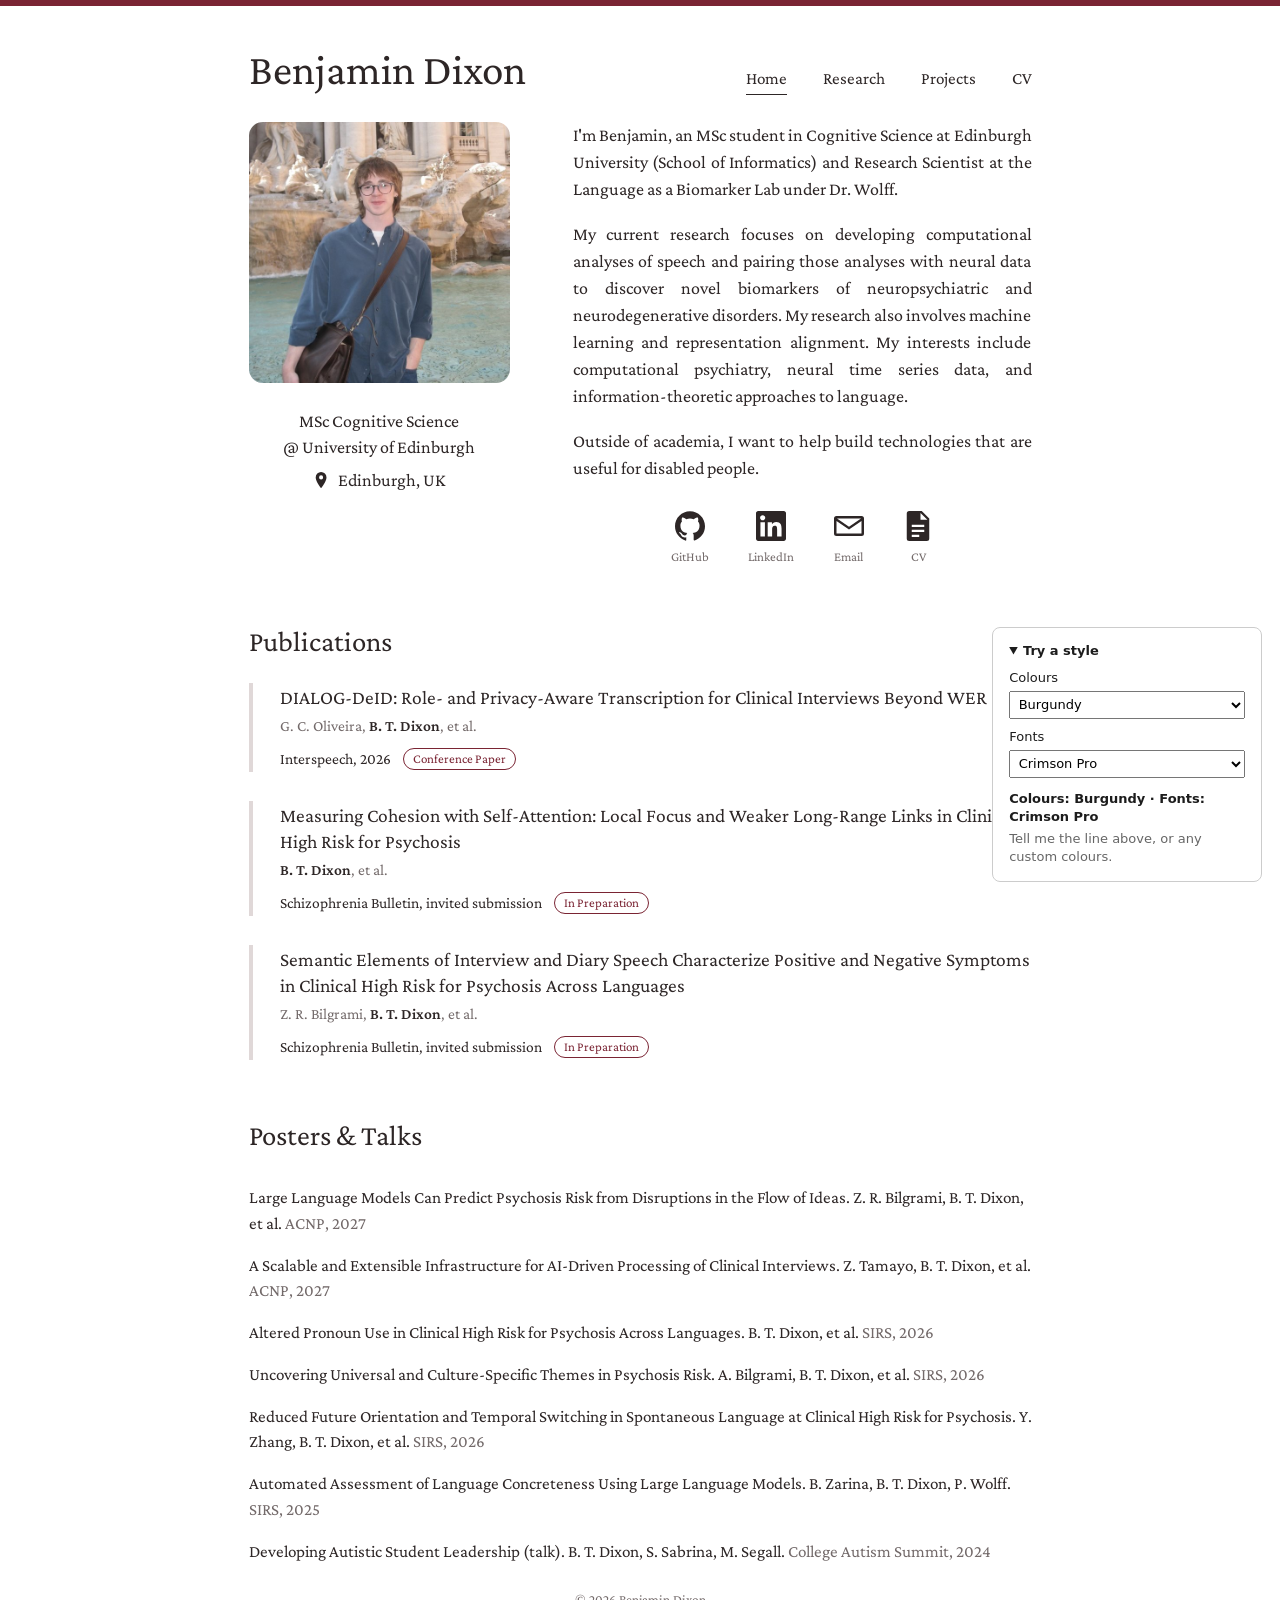
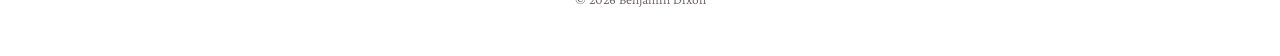
<file: index.html>
<!DOCTYPE html>
<html lang="en">
<head>
  <meta charset="utf-8">
  <meta name="viewport" content="width=device-width, initial-scale=1">
  <title>Benjamin Dixon</title>
  <meta name="description" content="Benjamin Dixon: MSc Cognitive Science, University of Edinburgh. Computational analyses of speech and neural data as biomarkers of neuropsychiatric disorders.">
  <link rel="preconnect" href="https://fonts.googleapis.com">
  <link rel="preconnect" href="https://fonts.gstatic.com" crossorigin>
  <link id="font-link" rel="stylesheet" href="https://fonts.googleapis.com/css2?family=Crimson+Pro:ital,wght@0,300..600;1,400&amp;display=swap">
  <link rel="stylesheet" href="style.css">
</head>
<body>

<!-- Icons, used below with <use href="#i-..."> -->
<svg width="0" height="0" style="position:absolute" aria-hidden="true">
  <symbol id="i-github" viewBox="0 0 24 24"><path fill="currentColor" d="M12 .297c-6.63 0-12 5.373-12 12 0 5.303 3.438 9.8 8.205 11.385.6.113.82-.258.82-.577 0-.285-.01-1.04-.015-2.04-3.338.724-4.042-1.61-4.042-1.61C4.422 18.070 3.633 17.700 3.633 17.700c-1.087-.744.084-.729.084-.729 1.205.084 1.838 1.236 1.838 1.236 1.070 1.835 2.809 1.305 3.495.998.108-.776.417-1.305.76-1.605-2.665-.3-5.466-1.332-5.466-5.930 0-1.310.465-2.380 1.235-3.220-.135-.303-.54-1.523.105-3.176 0 0 1.005-.322 3.300 1.230.96-.267 1.980-.399 3-.405 1.020.006 2.040.138 3 .405 2.280-1.552 3.285-1.230 3.285-1.230.645 1.653.24 2.873.12 3.176.765.84 1.230 1.910 1.230 3.220 0 4.610-2.805 5.625-5.475 5.920.42.36.81 1.096.81 2.220 0 1.606-.015 2.896-.015 3.286 0 .315.21.69.825.57C20.565 22.092 24 17.592 24 12.297c0-6.627-5.373-12-12-12"/></symbol>
  <symbol id="i-linkedin" viewBox="0 0 24 24"><path fill="currentColor" d="M20.447 20.452h-3.554v-5.569c0-1.328-.027-3.037-1.852-3.037-1.853 0-2.136 1.445-2.136 2.939v5.667H9.351V9h3.414v1.561h.046c.477-.9 1.637-1.85 3.37-1.85 3.601 0 4.267 2.37 4.267 5.455v6.286zM5.337 7.433c-1.144 0-2.063-.926-2.063-2.065 0-1.138.92-2.063 2.063-2.063 1.14 0 2.064.925 2.064 2.063 0 1.139-.925 2.065-2.064 2.065zm1.782 13.019H3.555V9h3.564v11.452zM22.225 0H1.771C.792 0 0 .774 0 1.729v20.542C0 23.227.792 24 1.771 24h20.451C23.2 24 24 23.227 24 22.271V1.729C24 .774 23.2 0 22.222 0h.003z"/></symbol>
  <symbol id="i-mail" viewBox="0 0 24 24"><path fill="currentColor" d="M2 4h20a2 2 0 0 1 2 2v12a2 2 0 0 1-2 2H2a2 2 0 0 1-2-2V6a2 2 0 0 1 2-2zm.4 2L12 12.6 21.6 6H2.4zM22 7.9l-10 6.9L2 7.9V18h20V7.9z"/></symbol>
  <symbol id="i-cv" viewBox="0 0 24 24"><path fill="currentColor" d="M5 0h10l6 6v16a2 2 0 0 1-2 2H5a2 2 0 0 1-2-2V2a2 2 0 0 1 2-2zm9 1.5V7h5.5L14 1.5zM7 11v1.8h10V11H7zm0 4v1.8h10V15H7zm0 4v1.8h6V19H7z"/></symbol>
  <symbol id="i-pin" viewBox="0 0 24 24"><path fill="currentColor" d="M12 0a8 8 0 0 0-8 8c0 6 8 16 8 16s8-10 8-16a8 8 0 0 0-8-8zm0 11a3 3 0 1 1 0-6 3 3 0 0 1 0 6z"/></symbol>
  <symbol id="i-code" viewBox="0 0 24 24"><path fill="none" stroke="currentColor" stroke-width="2" stroke-linecap="round" stroke-linejoin="round" d="M8 6l-6 6 6 6M16 6l6 6-6 6"/></symbol>
  <symbol id="i-chev" viewBox="0 0 24 24"><path fill="none" stroke="currentColor" stroke-width="2.5" stroke-linecap="round" stroke-linejoin="round" d="M6 9l6 6 6-6"/></symbol>
</svg>

<div class="topbar"></div>

<header class="wrap masthead">
  <a class="name" href="#home">Benjamin Dixon</a>
  <nav class="tabs" aria-label="Sections">
    <a href="#home">Home</a>
    <a href="#research">Research</a>
    <a href="#projects">Projects</a>
    <a href="cv.pdf" class="external">CV</a>
  </nav>
</header>

<main class="wrap">

<!-- ========== HOME ========== -->
<section id="home" class="panel">
  <div class="intro">
    <aside class="profile">
      <img class="photo" src="photo.jpg" alt="Benjamin Dixon" width="600" height="600">
      <p class="profile-role">MSc Cognitive Science<br>@ University of Edinburgh</p>
      <p class="profile-place"><svg class="ic"><use href="#i-pin"/></svg> Edinburgh, UK</p>
    </aside>

    <div class="bio">
      <p>I'm Benjamin, an MSc student in Cognitive Science at Edinburgh University (School of Informatics) and Research Scientist at the Language as a Biomarker Lab under Dr. Wolff.</p>
      <p>My current research focuses on developing computational analyses of speech and pairing those analyses with neural data to discover novel biomarkers of neuropsychiatric and neurodegenerative disorders. My research also involves machine learning and representation alignment. My interests include computational psychiatry, neural time series data, and information-theoretic approaches to language.</p>
      <p>Outside of academia, I want to help build technologies that are useful for disabled people.</p>

      <ul class="icon-links">
        <li><a href="https://github.com/bentdixon"><svg><use href="#i-github"/></svg><span>GitHub</span></a></li>
        <li><a href="https://www.linkedin.com/in/benjamin-dixon-85454a276/"><svg><use href="#i-linkedin"/></svg><span>LinkedIn</span></a></li>
        <li><a href="mailto:btdixon@emory.edu"><svg><use href="#i-mail"/></svg><span>Email</span></a></li>
        <li><a href="cv.pdf"><svg><use href="#i-cv"/></svg><span>CV</span></a></li>
      </ul>
    </div>
  </div>

  <h2>Publications</h2>

  <article class="entry">
    <h3>DIALOG-DeID: Role- and Privacy-Aware Transcription for Clinical Interviews Beyond WER</h3>
    <p class="authors">G. C. Oliveira, <b>B. T. Dixon</b>, et al.</p>
    <p class="venue">Interspeech, 2026 <span class="badge">Conference Paper</span></p>
  </article>

  <article class="entry">
    <h3>Measuring Cohesion with Self-Attention: Local Focus and Weaker Long-Range Links in Clinical High Risk for Psychosis</h3>
    <p class="authors"><b>B. T. Dixon</b>, et al.</p>
    <p class="venue">Schizophrenia Bulletin, invited submission <span class="badge">In Preparation</span></p>
  </article>

  <article class="entry">
    <h3>Semantic Elements of Interview and Diary Speech Characterize Positive and Negative Symptoms in Clinical High Risk for Psychosis Across Languages</h3>
    <p class="authors">Z. R. Bilgrami, <b>B. T. Dixon</b>, et al.</p>
    <p class="venue">Schizophrenia Bulletin, invited submission <span class="badge">In Preparation</span></p>
  </article>

  <h2>Posters &amp; Talks</h2>
  <ul class="plain">
    <li><b>Large Language Models Can Predict Psychosis Risk from Disruptions in the Flow of Ideas.</b> Z. R. Bilgrami, <b>B. T. Dixon</b>, et al. <span class="venue-inline">ACNP, 2027</span></li>
    <li><b>A Scalable and Extensible Infrastructure for AI-Driven Processing of Clinical Interviews.</b> Z. Tamayo, <b>B. T. Dixon</b>, et al. <span class="venue-inline">ACNP, 2027</span></li>
    <li><b>Altered Pronoun Use in Clinical High Risk for Psychosis Across Languages.</b> <b>B. T. Dixon</b>, et al. <span class="venue-inline">SIRS, 2026</span></li>
    <li><b>Uncovering Universal and Culture-Specific Themes in Psychosis Risk.</b> A. Bilgrami, <b>B. T. Dixon</b>, et al. <span class="venue-inline">SIRS, 2026</span></li>
    <li><b>Reduced Future Orientation and Temporal Switching in Spontaneous Language at Clinical High Risk for Psychosis.</b> Y. Zhang, <b>B. T. Dixon</b>, et al. <span class="venue-inline">SIRS, 2026</span></li>
    <li><b>Automated Assessment of Language Concreteness Using Large Language Models.</b> B. Zarina, <b>B. T. Dixon</b>, P. Wolff. <span class="venue-inline">SIRS, 2025</span></li>
    <li><b>Developing Autistic Student Leadership</b> (talk). <b>B. T. Dixon</b>, S. Sabrina, M. Segall. <span class="venue-inline">College Autism Summit, 2024</span></li>
  </ul>
</section>

<!-- ========== RESEARCH ========== -->
<section id="research" class="panel">
  <h2 class="first">Experience</h2>

  <details class="entry">
    <summary>
      <svg class="chev"><use href="#i-chev"/></svg>
      <h3>Research Scientist</h3>
      <p class="authors">Language as a Biomarker Lab, Emory University</p>
      <p class="venue">Sep 2026 – present</p>
    </summary>
    <ul class="more">
      <li>Model clinical interviews as time series of sentence embeddings and word-level surprisal, testing whether the long-range temporal structure of speech differs in early psychosis.</li>
      <li>Built attention-pooling classifiers that combine sentence-level LLM embeddings into one representation per interview, separating clinical high-risk participants from healthy controls.</li>
      <li>Fine-tune language models on naturalistic dialogue so model-based word predictability matches human judgments.</li>
    </ul>
  </details>

  <details class="entry">
    <summary>
      <svg class="chev"><use href="#i-chev"/></svg>
      <h3>Research Software Engineer</h3>
      <p class="authors">Language as a Biomarker Lab, Emory University</p>
      <p class="venue">Mar 2025 – Aug 2026</p>
    </summary>
    <ul class="more">
      <li>Led design of the speech and language feature set released to the NIMH Data Archive (Release 4) for the AMP SCZ consortium: 15,000+ interview transcripts across languages.</li>
      <li>Built speech pipelines (speaker separation, transcription) on a GPU cluster, halving inference time; processed 1,500 hours of interview audio.</li>
      <li>Bayesian mixed-effects models, decoding models on LLM embeddings, and cross-linguistic theme discovery.</li>
      <li>Mentored three undergraduate research assistants.</li>
    </ul>
  </details>

  <details class="entry">
    <summary>
      <svg class="chev"><use href="#i-chev"/></svg>
      <h3>Research Assistant</h3>
      <p class="authors">Language as a Biomarker Lab, Emory University</p>
      <p class="venue">May 2024 – Mar 2025</p>
    </summary>
    <ul class="more">
      <li>Measured concreteness of speech with large language models in clinical high-risk and healthy participants; presented at SIRS 2025 and in an honors thesis.</li>
    </ul>
  </details>

  <details class="entry">
    <summary>
      <svg class="chev"><use href="#i-chev"/></svg>
      <h3>Undergraduate Researcher</h3>
      <p class="authors">Directed Research, Emory University</p>
      <p class="venue">Sep 2023 – May 2024</p>
    </summary>
    <ul class="more">
      <li>Question answering over technical documentation with retrieval-augmented generation and a fine-tuned Flan-T5 model, reducing fabricated answers.</li>
    </ul>
  </details>

  <h2>Education</h2>
  <article class="entry">
    <h3>MSc Cognitive Science</h3>
    <p class="authors">University of Edinburgh</p>
    <p class="venue">2026 – 2027</p>
  </article>
  <article class="entry">
    <h3>BA Computer Science; BA Psychology &amp; Linguistics</h3>
    <p class="authors">Emory University · Highest Honors</p>
    <p class="venue">2021 – 2025</p>
    <p class="note">Thesis: <i>Automated Assessment of Concrete Language in Clinical High-Risk for Psychosis: A Novel Large Language Model Approach</i></p>
  </article>

  <h2>Teaching &amp; Service</h2>
  <ul class="timeline">
    <li>
      <div class="what"><span class="role">Advanced Team Member, Computer Vision</span><span class="org">HumanEd, University of Edinburgh</span></div>
      <div class="when"><span>2026 – present</span><span>Edinburgh, UK</span></div>
    </li>
    <li>
      <div class="what"><span class="role">Inaugural Cohort, Common Ground Leadership Programme</span><span class="org">University of Edinburgh</span></div>
      <div class="when"><span>2026 – 2027</span><span>Edinburgh, UK</span></div>
    </li>
    <li>
      <div class="what"><span class="role">Research Mentor</span><span class="org">Three undergraduate research assistants, Emory University</span></div>
      <div class="when"><span>2025 – 2026</span><span>Atlanta, GA</span></div>
    </li>
    <li>
      <div class="what"><span class="role">President</span><span class="org">Emory Autism Advocacy Organization</span></div>
      <div class="when"><span>2023 – 2025</span><span>Atlanta, GA</span></div>
    </li>
    <li>
      <div class="what"><span class="role">Co-lead, Sensory-Friendly Spaces Initiative</span><span class="org">Emory University</span></div>
      <div class="when"><span>2023 – 2025</span><span>Atlanta, GA</span></div>
    </li>
    <li>
      <div class="what"><span class="role">Tutor, Data Structures and Algorithms</span><span class="org">Math &amp; Computer Science Lab, Emory University</span></div>
      <div class="when"><span>2023 – 2024</span><span>Atlanta, GA</span></div>
    </li>
    <li>
      <div class="what"><span class="role">Summer Camp Instructor, Python and Robotics</span><span class="org">Tech Academy</span></div>
      <div class="when"><span>2022</span><span>Little Canada, MN</span></div>
    </li>
  </ul>

  <h2>Honors &amp; Awards</h2>
  <ul class="timeline">
    <li>
      <div class="what"><span class="role">1st Place, UN Sustainable Development Goals Challenge</span><span class="org">AdaHack, University of Edinburgh</span></div>
      <div class="when"><span>2026</span><span>Edinburgh, UK</span></div>
    </li>
    <li>
      <div class="what"><span class="role">Highest Honors</span><span class="org">Emory College of Arts and Sciences</span></div>
      <div class="when"><span>2025</span><span>Atlanta, GA</span></div>
    </li>
    <li>
      <div class="what"><span class="role">Highest Excellence in Psychology &amp; Linguistics</span><span class="org">Emory University</span></div>
      <div class="when"><span>2025</span><span>Atlanta, GA</span></div>
    </li>
    <li>
      <div class="what"><span class="role">Member</span><span class="org">Psi Chi International Honor Society in Psychology</span></div>
      <div class="when"><span>2024</span></div>
    </li>
  </ul>
</section>

<!-- ========== PROJECTS ========== -->
<section id="projects" class="panel">
  <h2 class="first">Projects</h2>

  <details class="entry">
    <summary>
      <svg class="chev"><use href="#i-chev"/></svg>
      <h3>Word Surprisal and EEG Encoding Models</h3>
      <p class="authors">Independent project</p>
      <p class="venue">2026</p>
    </summary>
    <ul class="more">
      <li>Tested whether language-model surprisal predicts EEG from 19 people listening to an audiobook, using ridge encoding models (temporal response functions).</li>
      <li>Surprisal improved prediction in 18 of 19 participants (p &lt; 0.001) beyond acoustic, timing and frequency controls, localized to a centro-parietal response at about 400 ms (N400).</li>
    </ul>
    <p class="links"><a href="https://github.com/bentdixon/word-surprisal-eeg-experiment"><svg><use href="#i-code"/></svg>Code</a></p>
  </details>

  <details class="entry">
    <summary>
      <svg class="chev"><use href="#i-chev"/></svg>
      <h3>tpg-onan: A Language Model That Reads Backwards</h3>
      <p class="authors">Independent project</p>
      <p class="venue">2026</p>
    </summary>
    <ul class="more">
      <li>Pretrained two identical nanochat base models on the same data, one predicting the next token and one predicting the previous token, so text can be generated in both directions.</li>
      <li>Predicting the past was consistently but only slightly harder: about 2.5–3% higher validation bits per byte at 537M and 897M parameters.</li>
    </ul>
    <p class="links"><a href="https://github.com/bentdixon/tpg-onan"><svg><use href="#i-code"/></svg>Code</a></p>
  </details>

  <details class="entry">
    <summary>
      <svg class="chev"><use href="#i-chev"/></svg>
      <h3>LifeLine: Plain-Language Guide to Edinburgh Public Services</h3>
      <p class="authors">Team of 3 · 1st Place, UN SDG Challenge, AdaHack</p>
      <p class="venue">2026</p>
    </summary>
    <ul class="more">
      <li>Fine-tuned a 1.5B-parameter language model (Qwen2.5, LoRA) to rewrite service descriptions in EasyRead for readers with learning disabilities, running offline on a laptop.</li>
    </ul>
    <p class="links"><a href="https://github.com/bentdixon/qwen2.5-1.5b-easy-read-lora"><svg><use href="#i-code"/></svg>Code</a></p>
  </details>

  <details class="entry">
    <summary>
      <svg class="chev"><use href="#i-chev"/></svg>
      <h3>Mammography + Chest X-Ray Embedding Fusion</h3>
      <p class="authors">Team lead · HITI Lab Datathon</p>
      <p class="venue">2026</p>
    </summary>
    <ul class="more">
      <li>Tested whether combining two imaging models' embeddings predicts 4 chronic diseases better than either alone; fusion improved diabetes and kidney disease screening.</li>
      <li>Compared penalized logistic regression and early-, late- and gated-fusion networks under nested cross-validation, with fairness checks across age, race and BMI.</li>
    </ul>
    <p class="links"><a href="https://github.com/bentdixon/hiti-datathon-2026-cxr-mammo"><svg><use href="#i-code"/></svg>Code</a></p>
  </details>

  <details class="entry">
    <summary>
      <svg class="chev"><use href="#i-chev"/></svg>
      <h3>AMP SCZ Language Release Pipeline</h3>
      <p class="authors">Language as a Biomarker Lab</p>
      <p class="venue">2025 – 2026</p>
    </summary>
    <ul class="more">
      <li>Open-source feature extraction behind the AMP SCZ speech and language data in the NIMH Data Archive, Release 4 onward.</li>
    </ul>
    <p class="links"><a href="https://github.com/bentdixon/ampscz-langsamp-release-pipeline"><svg><use href="#i-code"/></svg>Code</a></p>
  </details>

</section>

</main>

<footer>© 2026 Benjamin Dixon</footer>

<script src="tabs.js"></script>
<script src="picker.js"></script>
</body>
</html>
</file>
<file: style.css>
/* All colours and fonts live here. Change these to restyle the site. */
:root {
  --bg: #ffffff;
  --text: #2d2626;
  --muted: #736a6a;
  --accent: #7a2433;       /* burgundy: top bar, open entries, badges, link hover */
  --border: #e0d8d8;       /* left bar on entries, row lines */
  --card: #f5f1f1;         /* photo placeholder */
  --accent-soft: #f5f1f1;
  --font-body: "Crimson Pro", Georgia, serif;
  --font-ui: "Crimson Pro", Georgia, serif;
}

* { box-sizing: border-box; }
html { font-size: 18px; }
body {
  margin: 0;
  background: var(--bg);
  color: var(--text);
  font-family: var(--font-body);
  font-weight: 400;
  line-height: 1.5;
}
b, strong { font-weight: 600; }
a { color: inherit; text-underline-offset: 0.15em; }
a:hover { color: var(--accent); }

.wrap { max-width: 46rem; margin: 0 auto; padding: 0 1.25rem; }
.topbar { height: 6px; background: var(--accent); }

/* Name and tabs */
.masthead { display: flex; justify-content: space-between; align-items: baseline; gap: 1rem; padding-top: 2.2rem; padding-bottom: 1.5rem; }
.name { font-size: 2.4rem; font-weight: 400; line-height: 1.1; text-decoration: none; color: var(--text); }
.tabs { display: flex; gap: 2rem; font-family: var(--font-ui); font-size: 0.95rem; font-weight: 400; }
.tabs a { text-decoration: none; padding-bottom: 0.15rem; border-bottom: 1px solid transparent; }
.tabs a[aria-current="page"] { border-bottom-color: currentColor; }

/* Panels */
.js .panel[hidden] { display: none; }
main { padding-bottom: 3rem; }

/* Intro: profile on the left, bio on the right */
.intro { display: grid; grid-template-columns: 14.5rem 1fr; gap: 3.5rem; align-items: start; }
.profile { text-align: center; }
.photo { display: block; width: 100%; height: auto; aspect-ratio: 1; object-fit: cover; object-position: 50% 20%; border-radius: 14px; }
.photo.placeholder { display: flex; align-items: center; justify-content: center; background: var(--card); color: var(--muted); font-size: 3rem; letter-spacing: 0.05em; }
.profile-role { margin: 1.4rem 0 0.4rem; font-weight: 400; line-height: 1.45; }
.profile-place { margin: 0; font-weight: 400; }
.ic { width: 0.9em; height: 0.9em; vertical-align: -0.08em; margin-right: 0.3rem; }

.bio p { margin: 0 0 1rem; text-align: justify; hyphens: auto; }
.icon-links { list-style: none; display: flex; justify-content: center; gap: 2.2rem; margin: 1.6rem 0 0; padding: 0; }
.icon-links a { display: flex; flex-direction: column; align-items: center; gap: 0.35rem; text-decoration: none; }
.icon-links svg { width: 30px; height: 30px; }
.icon-links span { font-size: 0.72rem; color: var(--muted); }

/* Headings */
h2 { font-size: 1.6rem; font-weight: 400; margin: 3rem 0 1.1rem; }
h2.first { margin-top: 0.5rem; }
h3 { font-size: 1.08rem; font-weight: 400; line-height: 1.35; margin: 0; }

/* Entries: a plain block with a bar on the left */
.entry { border-left: 4px solid var(--border); padding: 0.1rem 0 0.1rem 1.5rem; margin: 0 0 1.6rem; }
.entry .authors { margin: 0.15rem 0 0; font-size: 0.86rem; color: var(--muted); }
.entry .authors b { color: var(--text); }
.entry .venue { margin: 0.55rem 0 0; font-size: 0.86rem; font-weight: 400; }
.entry .note { margin: 0.4rem 0 0; font-size: 0.86rem; color: var(--muted); }

.badge { display: inline-block; margin-left: 0.5rem; padding: 0.05rem 0.5rem; border: 1px solid var(--accent); border-radius: 999px; color: var(--accent); font-size: 0.72rem; font-weight: 400; line-height: 1.4; vertical-align: 0.08em; white-space: nowrap; }

/* Expandable entries */
details.entry { position: relative; }
details.entry summary { list-style: none; cursor: pointer; }
details.entry summary::-webkit-details-marker { display: none; }
details.entry .chev { position: absolute; left: 0.35rem; top: 0.35rem; width: 0.8rem; height: 0.8rem; color: var(--muted); transition: none; }
details.entry[open] { border-left-color: var(--accent); }
details.entry[open] .chev { transform: rotate(180deg); }
details.entry summary:hover h3 { color: var(--accent); }
.more { margin: 0.8rem 0 0; padding-left: 1.1rem; font-size: 0.92rem; color: var(--muted); text-align: justify; }
.more li + li { margin-top: 0.35rem; }

.links { margin: 0.8rem 0 0; font-size: 0.88rem; display: flex; gap: 1.2rem; }
.links a { text-decoration: none; display: inline-flex; align-items: center; gap: 0.35rem; }
.links svg { width: 0.95rem; height: 0.95rem; }

/* Plain lists (posters, service, awards) */
ul.plain { list-style: none; margin: 0; padding: 0; font-size: 0.95rem; }
ul.plain li { padding: 0.45rem 0; }
ul.plain b { font-weight: 400; }
.venue-inline { color: var(--muted); white-space: nowrap; }
ul.dated li { display: flex; justify-content: space-between; gap: 1.5rem; }
ul.dated li span:last-child { color: var(--muted); white-space: nowrap; font-size: 0.88rem; }

/* Two-column lists: what on the left, date and place on the right */
ul.timeline { list-style: none; margin: 0; padding: 0; }
ul.timeline li { display: grid; grid-template-columns: 1fr auto; gap: 1.5rem; padding: 0.6rem 0; border-bottom: 1px solid var(--border); }
ul.timeline li:last-child { border-bottom: 0; }
.what, .when { display: flex; flex-direction: column; }
.what .role { font-weight: 400; }
.what .org, .when span + span { font-size: 0.86rem; color: var(--muted); }
.when { text-align: right; white-space: nowrap; font-size: 0.92rem; font-variant-numeric: tabular-nums; }

footer { text-align: center; font-size: 0.75rem; color: var(--muted); padding: 1rem 0 2.5rem; }

/* Phones */
@media (max-width: 40rem) {
  .masthead { flex-direction: column; align-items: flex-start; gap: 0.8rem; padding-top: 1.6rem; }
  .name { font-size: 2rem; }
  .tabs { gap: 1.4rem; }
  .intro { grid-template-columns: 1fr; gap: 1.5rem; }
  .profile { max-width: 13rem; margin: 0 auto; }
  .bio p { text-align: left; }
  .icon-links { gap: 1.6rem; }
  ul.dated li { flex-direction: column; gap: 0; }
  ul.timeline li { grid-template-columns: 1fr; gap: 0.2rem; }
  .when { text-align: left; flex-direction: row; gap: 0.6rem; }
}

@media print {
  .topbar, .tabs, #picker { display: none !important; }
  .js .panel[hidden] { display: block; }
  details.entry > *:not(summary) { display: block; }
}
</file>
